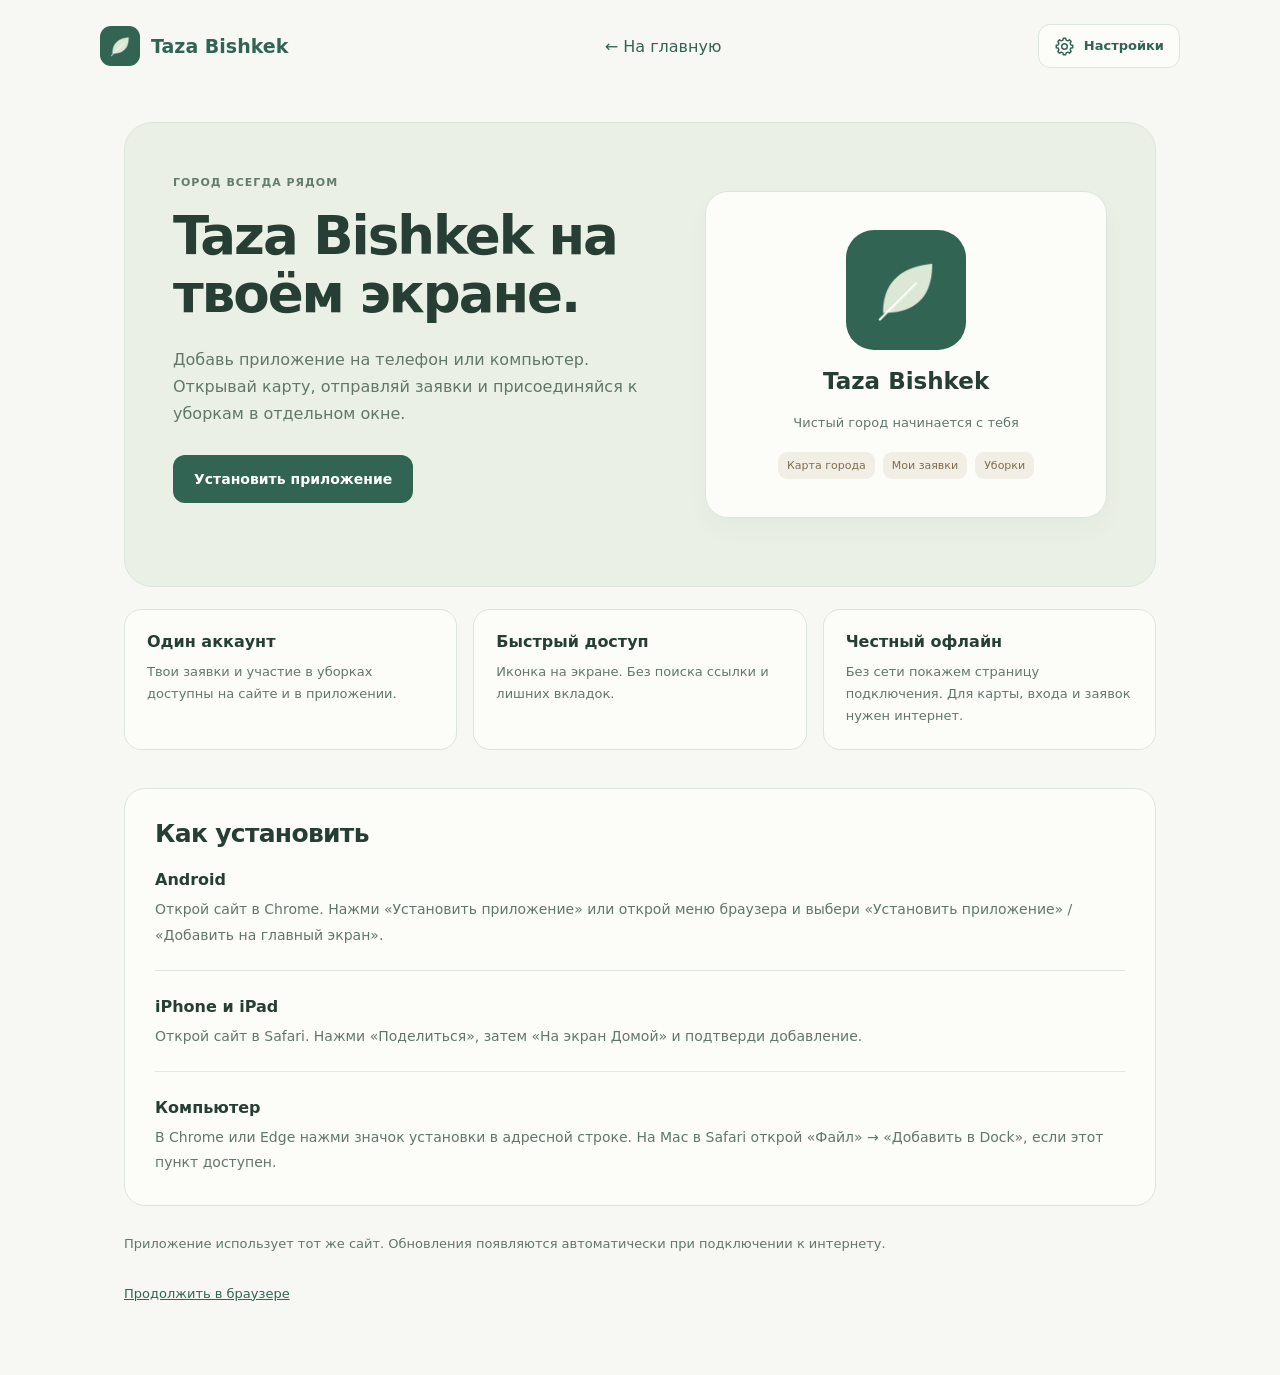
<file: install.html>
<!doctype html><html lang="ru"><head><meta charset="utf-8"><meta name="viewport" content="width=device-width,initial-scale=1,viewport-fit=cover"><title>Приложение — Taza Bishkek</title><script src="i18n.js?v=clear1"></script><link rel="manifest" href="manifest.webmanifest"><meta name="theme-color" content="#326454"><meta name="apple-mobile-web-app-capable" content="yes"><meta name="apple-mobile-web-app-status-bar-style" content="default"><meta name="apple-mobile-web-app-title" content="Taza Bishkek"><link rel="apple-touch-icon" href="icons/apple-touch-icon.png"><link rel="icon" type="image/png" sizes="192x192" href="icons/app-192.png"><link rel="stylesheet" href="pwa.css?v=1"><script src="pwa.js?v=1"></script>
<link rel="stylesheet" href="settings.css?v=1"><script src="ui.js?v=app1"></script><script src="settings.js?v=clear1"></script><link rel="stylesheet" href="clarity.css?v=1">
</head>
<body class="install-page"><header class="install-header"><a class="install-logo" href="home.html"><img src="icons/app-192.png" alt=""><span>Taza Bishkek</span></a><a href="home.html">← На главную</a><label class="language-switch" data-no-i18n><select class="language-select" aria-label="Язык / Тил"><option value="ru" lang="ru">Русский</option><option value="ky" lang="ky">Кыргызча</option></select></label></header><main class="install-main"><section class="install-hero"><div><span class="install-kicker">ГОРОД ВСЕГДА РЯДОМ</span><h1>Taza Bishkek на твоём экране.</h1><p>Добавь приложение на телефон или компьютер. Открывай карту, отправляй заявки и присоединяйся к уборкам в отдельном окне.</p><button type="button" data-app-install>Установить приложение</button><p class="install-status" data-install-status role="status"></p></div><div class="install-app-card"><img src="icons/app-512.png" alt=""><strong data-no-i18n>Taza Bishkek</strong><p>Чистый город начинается с тебя</p><div class="install-app-tags"><span>Карта города</span><span>Мои заявки</span><span>Уборки</span></div></div></section><section class="install-details" aria-label="Возможности приложения"><article><h2>Один аккаунт</h2><p>Твои заявки и участие в уборках доступны на сайте и в приложении.</p></article><article><h2>Быстрый доступ</h2><p>Иконка на экране. Без поиска ссылки и лишних вкладок.</p></article><article><h2>Честный офлайн</h2><p>Без сети покажем страницу подключения. Для карты, входа и заявок нужен интернет.</p></article></section><section class="install-help" data-install-help tabindex="-1"><h2>Как установить</h2><article><h3>Android</h3><p>Открой сайт в Chrome. Нажми «Установить приложение» или открой меню браузера и выбери «Установить приложение» / «Добавить на главный экран».</p></article><article><h3>iPhone и iPad</h3><p>Открой сайт в Safari. Нажми «Поделиться», затем «На экран Домой» и подтверди добавление.</p></article><article><h3>Компьютер</h3><p>В Chrome или Edge нажми значок установки в адресной строке. На Mac в Safari открой «Файл» → «Добавить в Dock», если этот пункт доступен.</p></article></section><p class="install-footer">Приложение использует тот же сайт. Обновления появляются автоматически при подключении к интернету.</p><p class="install-footer" data-offline-status role="status"></p><p class="install-footer"><a href="home.html">Продолжить в браузере</a></p></main></body></html>
</file>
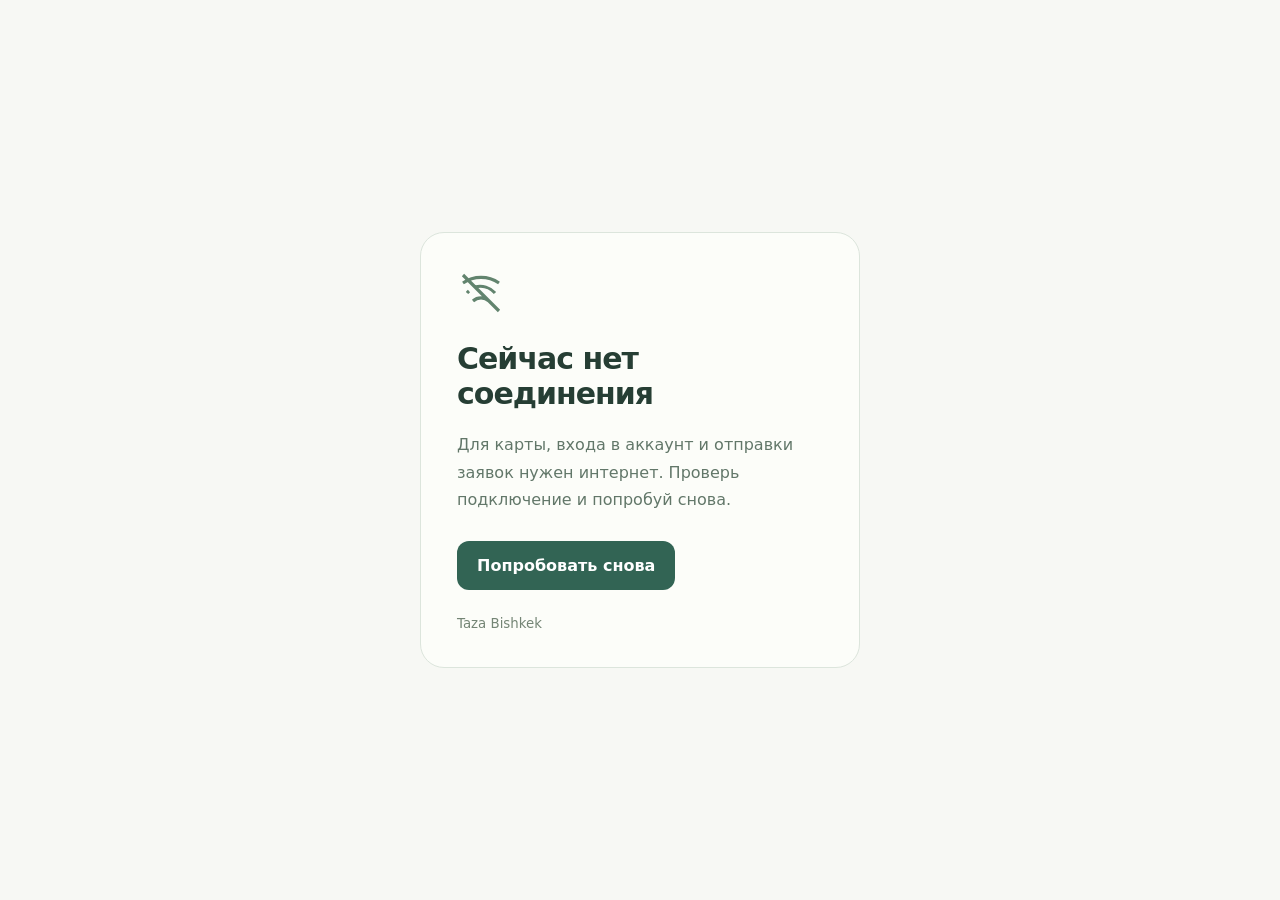
<file: offline.html>
<!doctype html><html lang="ru"><head><meta charset="utf-8"><meta name="viewport" content="width=device-width,initial-scale=1,viewport-fit=cover"><meta name="theme-color" content="#326454"><title>Taza Bishkek — нет соединения</title><style>*{box-sizing:border-box}body{margin:0;min-height:100dvh;display:grid;place-items:center;padding:24px;background:#f7f8f4;color:#263e34;font-family:system-ui,sans-serif}main{max-width:440px;padding:36px;background:#fcfdf9;border:1px solid #dce5dc;border-radius:24px}svg{width:48px;height:48px;color:#62846e}h1{font-size:30px;letter-spacing:-1px}p{font-size:16px;line-height:1.7;color:#627769}a{display:inline-block;margin-top:12px;padding:15px 20px;border-radius:12px;background:#326454;color:white;text-decoration:none;font-weight:600}small{display:block;margin-top:26px;color:#748575}</style></head><body><main><svg viewBox="0 0 24 24" fill="none" stroke="currentColor" stroke-width="1.6" aria-hidden="true"><path d="M3 3l18 18M9 9a10 10 0 0 1 10 3M5 12a10 10 0 0 1 1-1M3 7a16 16 0 0 1 18 0M8 16a6 6 0 0 1 8 0M12 20h.01"/></svg><h1>Сейчас нет соединения</h1><p>Для карты, входа в аккаунт и отправки заявок нужен интернет. Проверь подключение и попробуй снова.</p><a href="./home.html">Попробовать снова</a><small>Taza Bishkek</small></main><script>try{if(localStorage.getItem('taza-language')==='ky'){document.documentElement.lang='ky';document.title='Taza Bishkek — байланыш жок';document.querySelector('h1').textContent='Азыр байланыш жок';document.querySelector('p').textContent='Карта, аккаунтка кирүү жана билдирүү жөнөтүү үчүн интернет керек. Байланышты текшерип, кайра аракет кыл.';document.querySelector('a').textContent='Кайра аракет кылуу';}}catch{}</script></body></html>
</file>
<file: pwa.css>
.app-network-note{position:fixed;z-index:1500;bottom:20px;left:50%;transform:translateX(-50%);width:max-content;max-width:calc(100% - 32px);margin:0;padding:13px 18px;background:#f5efe3;border:1px solid #d9c8a6;border-radius:12px;color:#665639;font:13px/1.5 system-ui,sans-serif;box-shadow:0 6px 28px #263e3420}.app-network-note[hidden]{display:none}
.install-page{margin:0;background:#f7f8f4;color:#263e34;font-family:system-ui,sans-serif}.install-page .install-header{display:flex;align-items:center;justify-content:space-between;gap:16px;max-width:1080px;margin:auto;padding:24px}.install-header>a{color:#326454;text-decoration:none}.install-logo{display:flex;align-items:center;gap:11px;font-weight:700;font-size:19px}.install-logo img{width:40px;height:40px;border-radius:11px}.install-main{max-width:1032px;margin:30px auto 70px;padding:0 24px}.install-hero{display:grid;grid-template-columns:minmax(0,1.2fr) minmax(0,1fr);gap:50px;align-items:center;padding:48px;border-radius:28px;background:#eaf0e5;border:1px solid #dce5dc}.install-kicker{font-size:11px;font-weight:600;letter-spacing:1px;color:#657b6d}.install-hero h1{font-size:clamp(34px,4.4vw,53px);line-height:1.1;letter-spacing:-2px;font-weight:600;margin:17px 0 22px}.install-hero p{font-size:16px;line-height:1.7;color:#627769}.install-page button[data-app-install]{display:inline-flex;align-items:center;justify-content:center;min-height:48px;padding:14px 21px;margin-top:12px;border:0;border-radius:12px;background:#326454;color:#fff;font:600 14px system-ui,sans-serif;cursor:pointer}.install-page button:disabled{background:#62846e;cursor:default}.install-page :focus-visible{outline:3px solid #718f76;outline-offset:4px}.install-status{font-size:13px!important;min-height:22px;margin-bottom:0}.install-app-card{display:flex;align-items:center;flex-direction:column;gap:18px;padding:38px 25px;border:1px solid #dce5dc;background:#fcfdf9;border-radius:23px;text-align:center;box-shadow:0 12px 25px #263e3408}.install-app-card img{width:120px;height:120px;border-radius:28px}.install-app-card strong{font-size:23px;font-weight:650}.install-app-card p{font-size:13px;margin:0}.install-app-tags{display:flex;gap:8px;flex-wrap:wrap;justify-content:center}.install-app-tags span{padding:7px 9px;background:#f1eee5;border-radius:9px;color:#806d4d;font-size:11px}.install-details{display:grid;grid-template-columns:repeat(3,minmax(0,1fr));gap:16px;margin:22px 0 38px}.install-details article{padding:22px;border:1px solid #dce5dc;border-radius:17px;background:#fcfdf9}.install-details h2{font-size:16px;margin:0 0 10px}.install-details p{font-size:13px;line-height:1.7;color:#627769;margin:0}.install-help{padding:30px;border:1px solid #dce5dc;border-radius:21px;background:#fcfdf9;scroll-margin-top:20px}.install-help h2{font-size:25px;letter-spacing:-.7px;margin:0 0 22px}.install-help h3{font-size:16px;margin:20px 0 8px}.install-help p{font-size:14px;line-height:1.8;color:#627769;margin:0}.install-help article+article{border-top:1px solid #e0e7dc;padding-top:6px;margin-top:22px}.install-footer{font-size:13px;color:#627769;line-height:1.8;margin-top:26px}.install-footer a{color:#326454}
@media(max-width:700px){.install-main{margin-top:5px;padding:0 18px}.install-hero{grid-template-columns:1fr;padding:28px;gap:28px;border-radius:22px}.install-hero h1{font-size:37px;letter-spacing:-1.4px}.install-app-card{padding:25px}.install-app-card img{width:90px;height:90px;border-radius:23px}.install-details{grid-template-columns:1fr;gap:10px}.install-details article{padding:20px}.install-help{padding:24px}.install-header{flex-wrap:wrap}.app-network-note{bottom:calc(85px + env(safe-area-inset-bottom))}.bottom-nav{padding-bottom:calc(8px + env(safe-area-inset-bottom))}.home-page,.map-page,.account-page,.events-page{padding-bottom:calc(86px + env(safe-area-inset-bottom))!important}}
@media(display-mode:standalone){.install-header{padding-top:max(24px,env(safe-area-inset-top))}}
@media(max-width:700px){.install-page .install-header{display:grid;grid-template-columns:minmax(0,1fr) auto;gap:14px;padding:20px 18px}.install-header>a:nth-child(2){grid-column:1/-1;grid-row:2;font-size:13px}.install-header>.settings-trigger{grid-column:2;grid-row:1}.install-logo{font-size:17px;gap:9px}.install-logo img{width:34px;height:34px}}
</file>
<file: settings.css>
.settings-trigger{display:inline-flex;align-items:center;justify-content:center;gap:9px;min-height:44px;padding:10px 15px;border:1px solid #dce5dc;border-radius:12px;background:#fcfdf9;color:#326454;font-family:inherit;font-size:13px;font-weight:600;line-height:1.2;cursor:pointer;white-space:nowrap}
.settings-trigger:hover{background:#eaf0e6}.settings-trigger [data-icon]{display:inline-flex}.settings-trigger svg,.settings-dialog svg{width:21px;height:21px;flex-shrink:0}
.settings-trigger:focus-visible,.settings-dialog :focus-visible{outline:3px solid #718f76;outline-offset:3px}
.settings-dialog{box-sizing:border-box;width:min(460px,calc(100% - 32px));max-height:calc(100dvh - 32px);margin:auto;padding:26px;border:1px solid #dce5dc;border-radius:24px;background:#fcfdf9;color:#263e34;box-shadow:0 24px 80px #18362a30;overflow:auto;text-align:left;font-family:inherit}
.settings-dialog::backdrop{background:#213a3159;backdrop-filter:blur(4px)}
.settings-heading{display:flex;align-items:center;justify-content:space-between;gap:16px;margin-bottom:22px}.settings-eyebrow{margin:0 0 5px;font-size:11px;color:#768577;letter-spacing:.8px}.settings-dialog h2{margin:0;font-family:inherit;font-size:27px;font-weight:600;line-height:1.2;letter-spacing:-.5px}.settings-close{display:grid;place-items:center;flex-shrink:0;width:42px;height:42px;border:1px solid #dce5dc;border-radius:12px;background:#f2f5ee;color:#326454;cursor:pointer}
.settings-account{display:flex;align-items:center;gap:13px;padding:16px;background:#eaf0e5;border:1px solid #dce5d8;border-radius:16px;text-decoration:none;color:inherit}.settings-icon{display:grid;place-items:center;width:42px;height:42px;flex-shrink:0;border-radius:12px;background:#dce8d5;color:#326454}.settings-account>span:nth-child(2){flex:1;min-width:0}.settings-dialog strong{display:block;font-size:15px;font-weight:600}.settings-dialog small{display:block;margin-top:5px;font-size:12px;line-height:1.5;color:#627769}
.settings-section{padding-top:22px;margin-top:20px;border-top:1px solid #e0e7dc}.settings-dialog h3{margin:0 0 13px;font-size:12px;font-weight:600;letter-spacing:.3px;color:#657b6d}.settings-dialog .language-switch{display:block;margin:0;padding:0;border:0;background:none}.settings-dialog .language-select{box-sizing:border-box;width:100%;min-height:46px;margin:0;padding:11px 13px;font-size:15px;border:1px solid #d6e0d3;border-radius:11px;background:#fff;color:#263e34}
.settings-toggle{display:flex;align-items:center;justify-content:space-between;gap:20px;cursor:pointer}.settings-toggle input{width:22px;height:22px;margin:0;flex-shrink:0;accent-color:#326454}.settings-links a{display:flex;align-items:center;gap:12px;min-height:46px;padding:7px 0;color:#326454;text-decoration:none;font-size:14px}.settings-links a>span:nth-child(2){flex:1}.settings-links a:hover{text-decoration:underline}.settings-note{margin:22px 0 0;font-size:11px;line-height:1.6;color:#748575}
html:has(.settings-dialog[open]){overflow:hidden}.reduce-motion *,.reduce-motion *::before,.reduce-motion *::after{animation:none!important;transition:none!important;scroll-behavior:auto!important}
@media(prefers-reduced-motion:reduce){*,*::before,*::after{animation:none!important;transition:none!important;scroll-behavior:auto!important}}
@media(max-width:700px){.settings-trigger{padding:10px 12px;font-size:12px;gap:6px}.home-page .header-actions{margin-left:auto}.settings-dialog{padding:22px;border-radius:21px}.settings-dialog h2{font-size:25px}.map-page header>.settings-trigger{margin-left:auto}}
@media(max-width:360px){.home-page .settings-trigger{padding:10px}.home-page .settings-trigger>span:last-child{display:none}}
</file>
<file: clarity.css>
.quick-guide{max-width:460px;margin-top:20px;border:1px solid #dce5dc;border-radius:13px;background:#fcfdf9;font-size:14px;color:#3d6253}.quick-guide summary{display:flex;align-items:center;gap:10px;list-style:none;cursor:pointer;padding:15px;font-weight:550;line-height:1.5}.quick-guide summary::-webkit-details-marker{display:none}.quick-guide summary:after{content:'+';margin-left:auto;font-size:21px;font-weight:400}.quick-guide[open] summary:after{content:'−'}.quick-guide ol{padding:0 22px 0 37px;margin:0 0 16px;line-height:1.8;color:#566d5e}.quick-guide li{padding:5px 0}.quick-guide strong{font-weight:600;color:#263e34}.quick-guide>a{display:inline-flex;align-items:center;gap:9px;min-height:44px;margin:0 15px 12px;color:#326454;text-decoration:none;font-weight:600}.home-status-link{display:flex;align-items:center;gap:9px;color:#326454;text-decoration:underline;text-underline-offset:4px;font-size:14px;min-height:44px;margin-top:8px}.home-status-link svg{width:17px;height:17px}.home-page .hero h1{font-size:clamp(43px,4.5vw,64px);letter-spacing:-2.5px;line-height:1.1}.home-page .hero-buttons .btn-primary{font-size:14px}.home-page .hero-footnote{margin-top:10px;line-height:1.6}.help-faq{margin-top:40px;padding-top:25px;border-top:1px solid #d5ddce}.help-faq h3{font-size:22px;margin:0 0 15px;font-weight:600}.help-faq details{border-top:1px solid #d5ddce}.help-faq summary{padding:17px 0;cursor:pointer;font-size:15px;font-weight:550}.help-faq details p{max-width:650px;font-size:14px;line-height:1.8;margin:0 0 20px;color:#566d5e}.mobile-map-intro{display:none}.map-canvas-panel{position:relative;min-width:0;min-height:0;height:100%}.map-next{position:absolute;bottom:18px;left:50%;transform:translateX(-50%);z-index:500;display:flex;align-items:center;justify-content:center;gap:10px;width:max-content;max-width:calc(100% - 32px);padding:15px 18px;border:1px solid #fcfdf9;border-radius:14px;background:#326454;color:white;font:600 14px/1.3 system-ui,sans-serif;box-shadow:0 5px 24px #263e3440;cursor:pointer}.map-next[hidden]{display:none}.wizard-progress{scroll-margin-top:20px}.map-page .wizard-location{overflow-wrap:anywhere}.map-page .map-filters{margin-top:25px;margin-bottom:0}.map-page #v-map>.form-kicker{margin-top:0}.map-page.moderator-view .map-canvas-panel,.map-page.moderator-view .mobile-map-intro{display:none}
@media(max-width:700px){.home-page .city-ribbon{display:none}.home-page .hero{padding-top:27px;gap:25px}.home-page .hero h1{font-size:39px;letter-spacing:-1.7px;margin-bottom:18px}.home-page .hero .eyebrow{font-size:10px;margin-bottom:16px;letter-spacing:1px}.home-page .hero-text{font-size:16px;line-height:1.65;margin-bottom:0}.home-page .hero-buttons{flex-direction:column;margin-top:22px}.home-page .hero-buttons a{width:100%;min-height:52px;font-size:15px;padding:15px}.home-page .hero-footnote{display:none}.quick-guide{margin-top:17px}.quick-guide summary{padding:13px;font-size:13px}.home-status-link{font-size:13px}.home-page .hero-map-wrap{margin-top:0}.bottom-nav a{font-size:11px!important;line-height:1.3}.map-page .main-nav{display:none}.map-page>header{padding:12px 18px}.map-page .brand h1{font-size:19px}.mobile-map-intro{display:block;padding:18px 20px 15px;background:#fcfdf9;border-bottom:1px solid #dce5dc}.map-step-title{margin:0 0 7px;font-size:16px;font-weight:650;color:#263e34}.mobile-map-intro>p:not(.map-step-title){margin:0;font-size:14px;line-height:1.6;color:#566d5e}.map-touch-help{margin-top:8px}.map-touch-help summary{font-size:13px;padding:7px 0;color:#326454;text-decoration:underline;text-underline-offset:3px;cursor:pointer}.map-touch-help p{font-size:13px;line-height:1.7;margin:8px 0;color:#566d5e}.map-page main{grid-template-rows:min(43dvh,360px) auto}.map-page aside{padding:22px 20px}.map-page #v-map>.form-kicker,.map-page #v-map>h2{display:none}.map-page .wizard-progress{margin-top:0;scroll-margin-top:18px}.map-page .map-intro{font-size:14px;line-height:1.65;margin-bottom:16px}.map-page #form{margin-top:16px}.map-page #form label{font-size:14px}.map-page #geo{font-size:14px;min-height:48px}.map-page .wizard-actions button{font-size:14px;line-height:1.4;min-height:52px}.map-page #wizardMessage,.map-page #msg{font-size:14px}.map-page .photo-hint{font-size:12px}.map-page .map-next{bottom:18px;min-height:50px;font-size:14px}.map-page .wizard-location{font-size:12px;line-height:1.6;padding:12px}.map-page .wizard-progress li{font-size:12px}.help-faq summary{min-height:48px}}
@media(max-width:360px){.home-page .hero h1{font-size:35px}.map-step-title{font-size:15px}}
.map-page #msg.report-success{padding:18px;border:1px solid #bbd0bd;border-radius:14px;background:#e9f1e3;color:#294f3d;font-size:17px;font-weight:600;line-height:1.7;scroll-margin-bottom:90px}
.start-report{display:inline-flex;align-items:center;gap:7px;margin-top:12px;min-height:44px;padding:10px 14px;border:0;border-radius:11px;background:#326454;color:#fff;font:600 14px system-ui,sans-serif;cursor:pointer}.start-report[hidden]{display:none}
@media(min-width:701px){.map-next{display:none}}
</file>
